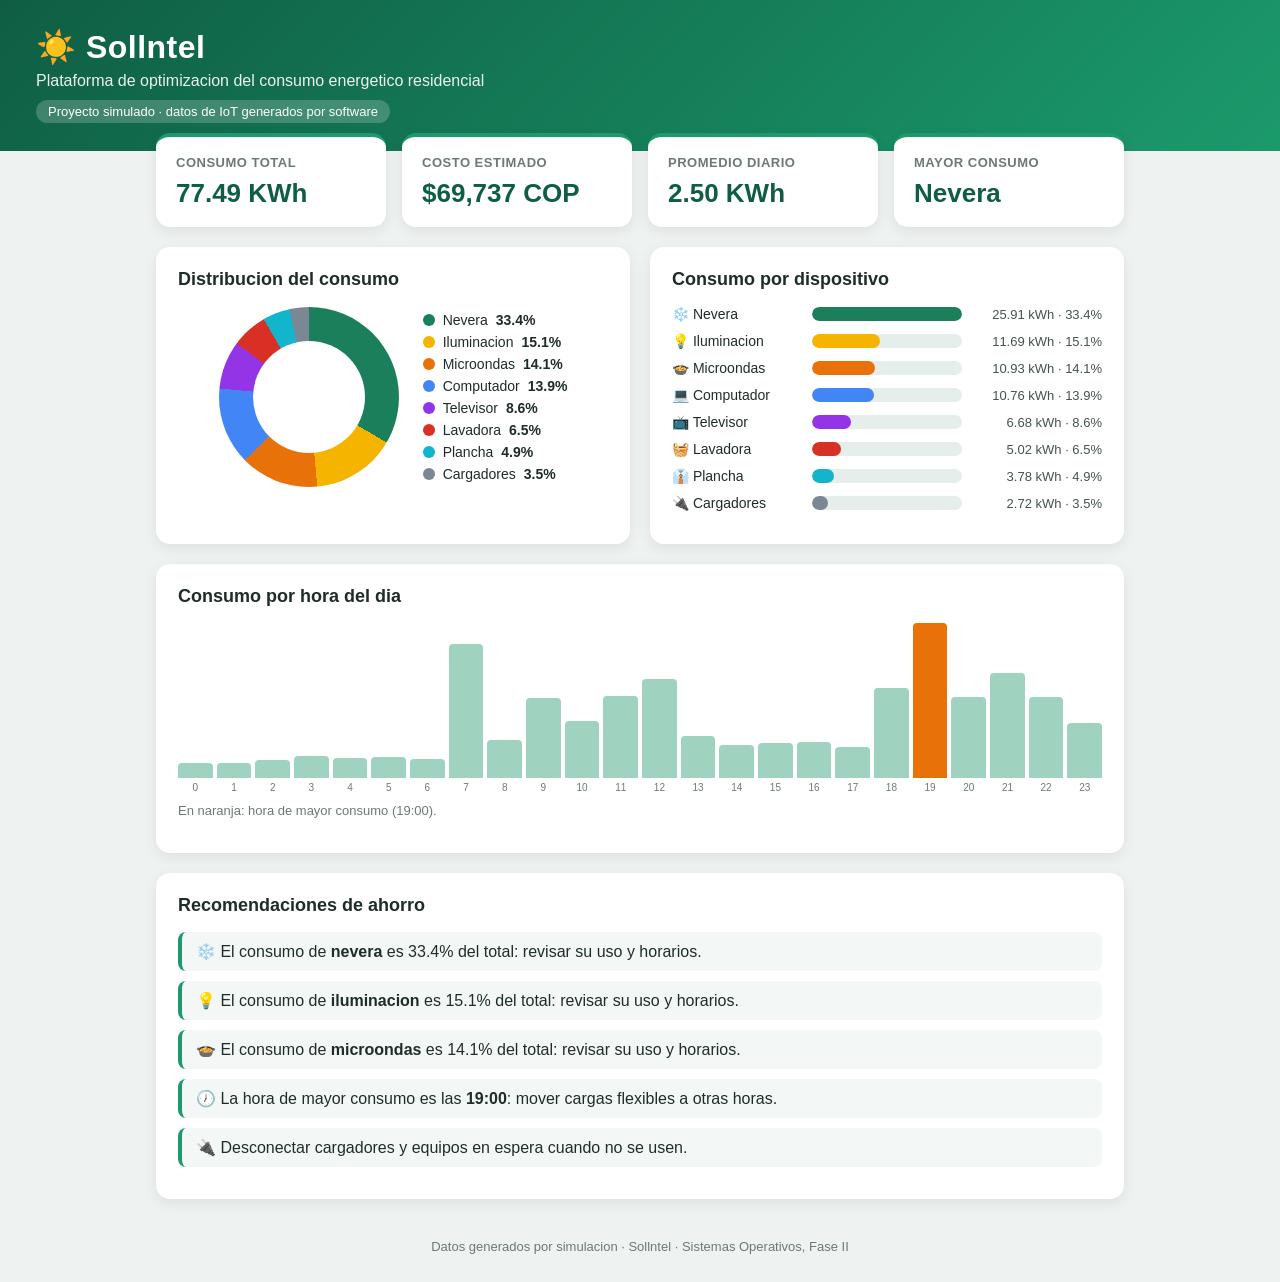
<file: web/index.html>
<!DOCTYPE html>
<html lang="es">
<head>
<meta charset="UTF-8">
<meta name="viewport" content="width=device-width, initial-scale=1">
<title>Sollntel - Dashboard de consumo (simulado)</title>
<style>
  * { box-sizing: border-box; }
  body { font-family: 'Segoe UI', Arial, sans-serif; background: #eef3f1; margin: 0; color: #1f2d2a; }
  header { background: linear-gradient(135deg, #0f5e44, #1b9a6c); color: #fff; padding: 28px 36px; }
  header h1 { margin: 0; font-size: 32px; letter-spacing: .5px; }
  header p { margin: 6px 0 0; opacity: .92; }
  .badge { display: inline-block; margin-top: 10px; background: rgba(255,255,255,.2); padding: 4px 12px; border-radius: 20px; font-size: 13px; }
  main { max-width: 1000px; margin: -18px auto 30px; padding: 0 16px; }
  .kpis { display: grid; grid-template-columns: repeat(auto-fit, minmax(200px, 1fr)); gap: 16px; margin-bottom: 20px; }
  .kpi { background: #fff; border-radius: 14px; padding: 18px 20px; box-shadow: 0 4px 14px rgba(0,0,0,.08); border-top: 4px solid #1b9a6c; }
  .kpi h3 { margin: 0; font-size: 13px; color: #6b7a76; font-weight: 600; text-transform: uppercase; letter-spacing: .5px; }
  .kpi p { margin: 8px 0 0; font-size: 26px; font-weight: 700; color: #0f5e44; text-transform: capitalize; }
  .panel { background: #fff; border-radius: 14px; padding: 22px; box-shadow: 0 4px 14px rgba(0,0,0,.08); margin-bottom: 20px; }
  .panel h2 { margin: 0 0 16px; font-size: 18px; }
  .dos { display: flex; gap: 20px; flex-wrap: wrap; }
  .dos .panel { flex: 1; min-width: 300px; margin-bottom: 0; }
  .donut-box { display: flex; align-items: center; gap: 24px; flex-wrap: wrap; justify-content: center; }
  .donut { width: 180px; height: 180px; border-radius: 50%; position: relative; }
  .donut::after { content: ""; position: absolute; inset: 34px; background: #fff; border-radius: 50%; }
  .leyenda { list-style: none; padding: 0; margin: 0; font-size: 14px; }
  .leyenda li { margin: 6px 0; display: flex; align-items: center; gap: 8px; text-transform: capitalize; }
  .punto { width: 12px; height: 12px; border-radius: 50%; display: inline-block; }
  .fila { display: flex; align-items: center; gap: 10px; margin: 11px 0; }
  .nombre { width: 130px; text-transform: capitalize; font-size: 14px; }
  .barra { flex: 1; background: #e6eeeb; border-radius: 8px; height: 14px; overflow: hidden; }
  .barra div { height: 100%; border-radius: 8px; }
  .valor { width: 130px; text-align: right; font-size: 13px; color: #44534f; }
  .horas { display: flex; align-items: flex-end; gap: 4px; height: 170px; }
  .col { flex: 1; display: flex; flex-direction: column; align-items: center; justify-content: flex-end; height: 100%; }
  .b { width: 100%; background: #9fd3bf; border-radius: 4px 4px 0 0; min-height: 2px; }
  .b.pico { background: #e8710a; }
  .col span { font-size: 10px; color: #6b7a76; margin-top: 4px; }
  .nota { font-size: 13px; color: #6b7a76; margin-top: 10px; }
  .recs { list-style: none; padding: 0; margin: 0; }
  .recs li { background: #f3f8f6; border-left: 4px solid #1b9a6c; border-radius: 8px; padding: 10px 14px; margin: 10px 0; }
  footer { text-align: center; color: #6b7a76; font-size: 13px; padding: 10px 16px 28px; }
</style>
</head>
<body>
<header>
  <h1>☀️ Sollntel</h1>
  <p>Plataforma de optimizacion del consumo energetico residencial</p>
  <span class="badge">Proyecto simulado · datos de IoT generados por software</span>
</header>
<main>
  <div class="kpis">
    <div class="kpi"><h3>Consumo total</h3><p>77.49 kWh</p></div>
    <div class="kpi"><h3>Costo estimado</h3><p>$69,737 COP</p></div>
    <div class="kpi"><h3>Promedio diario</h3><p>2.50 kWh</p></div>
    <div class="kpi"><h3>Mayor consumo</h3><p>nevera</p></div>
  </div>

  <div class="dos">
    <div class="panel">
      <h2>Distribucion del consumo</h2>
      <div class="donut-box">
        <div class="donut" style="background:conic-gradient(#1b7f5c 0.00% 33.44%, #f4b400 33.44% 48.53%, #e8710a 48.53% 62.63%, #4285f4 62.63% 76.52%, #9334e6 76.52% 85.14%, #d93025 85.14% 91.61%, #12b5cb 91.61% 96.49%, #7b8794 96.49% 100.00%)"></div>
        <ul class="leyenda"><li><span class="punto" style="background:#1b7f5c"></span>nevera <b>33.4%</b></li><li><span class="punto" style="background:#f4b400"></span>iluminacion <b>15.1%</b></li><li><span class="punto" style="background:#e8710a"></span>microondas <b>14.1%</b></li><li><span class="punto" style="background:#4285f4"></span>computador <b>13.9%</b></li><li><span class="punto" style="background:#9334e6"></span>televisor <b>8.6%</b></li><li><span class="punto" style="background:#d93025"></span>lavadora <b>6.5%</b></li><li><span class="punto" style="background:#12b5cb"></span>plancha <b>4.9%</b></li><li><span class="punto" style="background:#7b8794"></span>cargadores <b>3.5%</b></li></ul>
      </div>
    </div>
    <div class="panel">
      <h2>Consumo por dispositivo</h2>
      <div class="fila"><span class="nombre">❄️ nevera</span><div class="barra"><div style="width:100.0%;background:#1b7f5c"></div></div><span class="valor">25.91 kWh · 33.4%</span></div>
<div class="fila"><span class="nombre">💡 iluminacion</span><div class="barra"><div style="width:45.1%;background:#f4b400"></div></div><span class="valor">11.69 kWh · 15.1%</span></div>
<div class="fila"><span class="nombre">🍲 microondas</span><div class="barra"><div style="width:42.2%;background:#e8710a"></div></div><span class="valor">10.93 kWh · 14.1%</span></div>
<div class="fila"><span class="nombre">💻 computador</span><div class="barra"><div style="width:41.5%;background:#4285f4"></div></div><span class="valor">10.76 kWh · 13.9%</span></div>
<div class="fila"><span class="nombre">📺 televisor</span><div class="barra"><div style="width:25.8%;background:#9334e6"></div></div><span class="valor">6.68 kWh · 8.6%</span></div>
<div class="fila"><span class="nombre">🧺 lavadora</span><div class="barra"><div style="width:19.4%;background:#d93025"></div></div><span class="valor">5.02 kWh · 6.5%</span></div>
<div class="fila"><span class="nombre">👔 plancha</span><div class="barra"><div style="width:14.6%;background:#12b5cb"></div></div><span class="valor">3.78 kWh · 4.9%</span></div>
<div class="fila"><span class="nombre">🔌 cargadores</span><div class="barra"><div style="width:10.5%;background:#7b8794"></div></div><span class="valor">2.72 kWh · 3.5%</span></div>

    </div>
  </div>

  <div class="panel" style="margin-top:20px">
    <h2>Consumo por hora del dia</h2>
    <div class="horas"><div class="col"><div class="b" style="height:8.9%" title="00:00 - 0.85 kWh"></div><span>0</span></div><div class="col"><div class="b" style="height:9.0%" title="01:00 - 0.86 kWh"></div><span>1</span></div><div class="col"><div class="b" style="height:10.8%" title="02:00 - 1.04 kWh"></div><span>2</span></div><div class="col"><div class="b" style="height:13.0%" title="03:00 - 1.25 kWh"></div><span>3</span></div><div class="col"><div class="b" style="height:11.9%" title="04:00 - 1.14 kWh"></div><span>4</span></div><div class="col"><div class="b" style="height:12.3%" title="05:00 - 1.18 kWh"></div><span>5</span></div><div class="col"><div class="b" style="height:11.1%" title="06:00 - 1.06 kWh"></div><span>6</span></div><div class="col"><div class="b" style="height:79.1%" title="07:00 - 7.56 kWh"></div><span>7</span></div><div class="col"><div class="b" style="height:22.2%" title="08:00 - 2.12 kWh"></div><span>8</span></div><div class="col"><div class="b" style="height:46.9%" title="09:00 - 4.48 kWh"></div><span>9</span></div><div class="col"><div class="b" style="height:33.8%" title="10:00 - 3.23 kWh"></div><span>10</span></div><div class="col"><div class="b" style="height:48.1%" title="11:00 - 4.60 kWh"></div><span>11</span></div><div class="col"><div class="b" style="height:58.1%" title="12:00 - 5.55 kWh"></div><span>12</span></div><div class="col"><div class="b" style="height:24.7%" title="13:00 - 2.36 kWh"></div><span>13</span></div><div class="col"><div class="b" style="height:19.3%" title="14:00 - 1.84 kWh"></div><span>14</span></div><div class="col"><div class="b" style="height:20.4%" title="15:00 - 1.95 kWh"></div><span>15</span></div><div class="col"><div class="b" style="height:21.1%" title="16:00 - 2.02 kWh"></div><span>16</span></div><div class="col"><div class="b" style="height:18.1%" title="17:00 - 1.73 kWh"></div><span>17</span></div><div class="col"><div class="b" style="height:52.8%" title="18:00 - 5.04 kWh"></div><span>18</span></div><div class="col"><div class="b pico" style="height:100.0%" title="19:00 - 9.56 kWh"></div><span>19</span></div><div class="col"><div class="b" style="height:47.6%" title="20:00 - 4.54 kWh"></div><span>20</span></div><div class="col"><div class="b" style="height:61.6%" title="21:00 - 5.89 kWh"></div><span>21</span></div><div class="col"><div class="b" style="height:47.9%" title="22:00 - 4.58 kWh"></div><span>22</span></div><div class="col"><div class="b" style="height:32.2%" title="23:00 - 3.08 kWh"></div><span>23</span></div></div>
    <p class="nota">En naranja: hora de mayor consumo (19:00).</p>
  </div>

  <div class="panel">
    <h2>Recomendaciones de ahorro</h2>
    <ul class="recs"><li>❄️ El consumo de <b>nevera</b> es 33.4% del total: revisar su uso y horarios.</li><li>💡 El consumo de <b>iluminacion</b> es 15.1% del total: revisar su uso y horarios.</li><li>🍲 El consumo de <b>microondas</b> es 14.1% del total: revisar su uso y horarios.</li><li>🕖 La hora de mayor consumo es las <b>19:00</b>: mover cargas flexibles a otras horas.</li><li>🔌 Desconectar cargadores y equipos en espera cuando no se usen.</li></ul>
  </div>
</main>
<footer>Datos generados por simulacion · Sollntel · Sistemas Operativos, Fase II</footer>
</body>
</html>
</file>
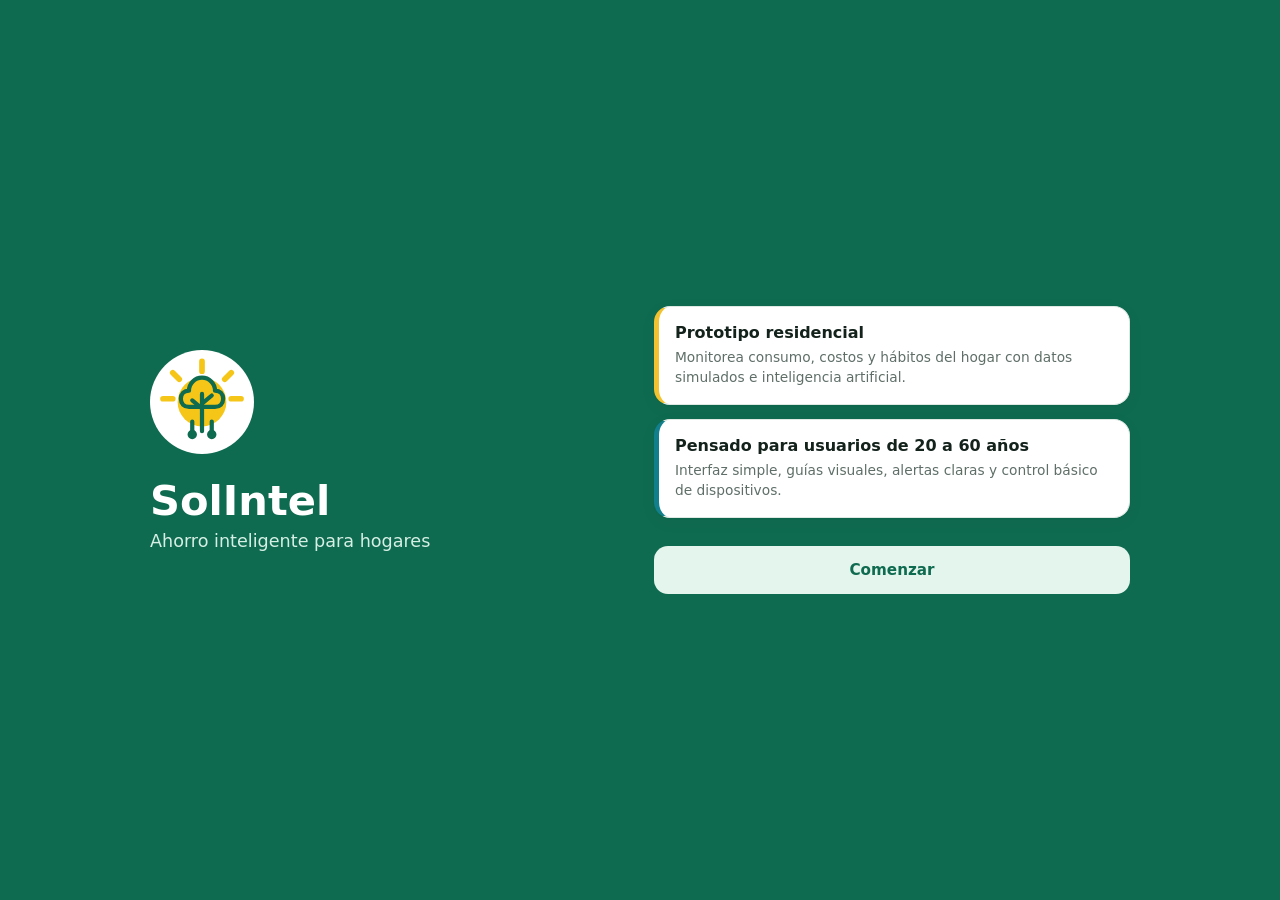
<file: src/frontend/index.html>
<!DOCTYPE html>
<html lang="es">
<head>
  <meta charset="utf-8">
  <meta name="viewport" content="width=device-width, initial-scale=1">
  <title>SolIntel · Ahorro inteligente para hogares</title>
  <meta name="description" content="Plataforma web para monitorear y reducir el consumo de energía residencial con datos simulados e IA.">
  <link rel="icon" href="logo.svg" type="image/svg+xml">
  <link rel="stylesheet" href="styles.css">
</head>
<body>
  <div id="app" aria-live="polite"></div>
  <div id="toast" role="status"></div>
  <script src="app.js"></script>
</body>
</html>
</file>
<file: src/frontend/styles.css>
/* SolIntel - estilos basados en el diseño de Figma (paleta verde, tarjetas blancas, acentos de estado) */
:root {
  --verde-oscuro: #0f6b50; --verde: #22a876; --verde-claro: #e3f5ec; --menta: #f1f8f4;
  --texto: #14221c; --suave: #5f6f68; --borde: #dfe9e4; --blanco: #fff;
  --naranja: #f08c2b; --azul: #2f6fe4; --azul-claro: #e8efff; --teal: #12808c; --teal-claro: #e2f4f6;
  --rojo: #e5484d; --rojo-claro: #fde8e9; --amarillo: #f2c230; --amarillo-claro: #fff4cf; --marino: #0e2a47;
  --radio: 16px; --sombra: 0 1px 2px rgba(15, 60, 40, .06), 0 4px 16px rgba(15, 60, 40, .05);
  font-family: Inter, "Segoe UI", system-ui, -apple-system, Roboto, sans-serif;
  color: var(--texto); background: var(--menta);
}
* { box-sizing: border-box; }
body { margin: 0; min-height: 100vh; }
button, input, select { font: inherit; }
a { color: inherit; }
h1, h2, h3 { margin: 0; }
.oculto { display: none !important; }

/* ---------- layout ---------- */
.shell { display: flex; min-height: 100vh; }
.lateral { display: none; }
.principal { flex: 1; min-width: 0; padding-bottom: 96px; }
.cabecera { background: var(--verde-claro); padding: 20px 20px 18px; display: flex; align-items: center; gap: 12px; }
.cabecera .titulos { flex: 1; min-width: 0; }
.cabecera h1 { font-size: 1.45rem; }
.cabecera p { margin: 2px 0 0; color: var(--suave); font-size: .85rem; }
.btn-atras, .avatar { width: 40px; height: 40px; border-radius: 12px; border: 1px solid var(--borde); background: var(--blanco);
  display: grid; place-items: center; font-weight: 700; cursor: pointer; text-decoration: none; flex-shrink: 0; }
.avatar { border-radius: 50%; color: var(--verde-oscuro); font-size: .8rem; }
.contenido { padding: 18px; max-width: 1180px; margin: 0 auto; display: grid; gap: 16px; }
.aviso-sim { background: var(--amarillo-claro); color: #7a5b00; font-size: .78rem; text-align: center; padding: 6px 12px; }

.nav-inferior { position: fixed; left: 12px; right: 12px; bottom: 12px; background: var(--blanco); border: 1px solid var(--borde);
  border-radius: 18px; display: flex; justify-content: space-around; padding: 6px; box-shadow: var(--sombra); z-index: 5; }
.nav-inferior a { flex: 1; text-align: center; padding: 10px 4px; border-radius: 12px; font-size: .74rem; font-weight: 600;
  color: var(--suave); text-decoration: none; }
.nav-inferior a.activo { background: var(--verde-claro); color: var(--verde-oscuro); }

@media (min-width: 920px) {
  .lateral { display: flex; flex-direction: column; width: 240px; background: var(--verde-oscuro); color: #fff; padding: 22px 14px;
    position: sticky; top: 0; height: 100vh; }
  .lateral .marca { display: flex; align-items: center; gap: 10px; font-weight: 800; font-size: 1.25rem; padding: 0 8px 22px; }
  .lateral .marca img { width: 38px; }
  .lateral a { color: #d5efe4; text-decoration: none; padding: 11px 12px; border-radius: 12px; font-weight: 500; font-size: .92rem; }
  .lateral a:hover { background: rgba(255,255,255,.08); }
  .lateral a.activo { background: rgba(255,255,255,.16); color: #fff; font-weight: 700; }
  .lateral .pie { margin-top: auto; font-size: .75rem; color: #a9d6c4; padding: 8px; }
  .nav-inferior { display: none; }
  .principal { padding-bottom: 24px; }
  .cabecera { padding: 26px 32px; }
  .contenido { padding: 24px 32px; }
}

/* ---------- componentes ---------- */
.tarjeta { background: var(--blanco); border: 1px solid var(--borde); border-radius: var(--radio); padding: 16px; box-shadow: var(--sombra); }
.tarjeta h3 { font-size: 1rem; margin-bottom: 6px; }
.tarjeta p { margin: 0; color: var(--suave); font-size: .86rem; line-height: 1.45; }
.barra-izq { border-left: 5px solid var(--c, var(--verde)); }
.grid-2 { display: grid; grid-template-columns: repeat(2, minmax(0, 1fr)); gap: 12px; }
.grid-4 { display: grid; grid-template-columns: repeat(2, minmax(0, 1fr)); gap: 12px; }
.dos-col { display: grid; gap: 16px; }
@media (min-width: 920px) {
  .grid-4 { grid-template-columns: repeat(4, minmax(0, 1fr)); }
  .grid-disp { grid-template-columns: repeat(4, minmax(0, 1fr)) !important; }
  .dos-col { grid-template-columns: 1.6fr 1fr; align-items: start; }
}
.kpi .etq { display: flex; align-items: center; gap: 8px; color: var(--suave); font-size: .8rem; }
.kpi .punto { width: 16px; height: 16px; border-radius: 50%; background: var(--c); opacity: .3; }
.kpi .valor { font-size: 1.6rem; font-weight: 800; margin: 8px 0 2px; color: var(--c); }
.kpi small { color: var(--suave); font-size: .74rem; }

.btn { display: block; width: 100%; border: 0; border-radius: 14px; padding: 15px; font-weight: 700; cursor: pointer;
  background: var(--verde); color: #fff; text-align: center; text-decoration: none; font-size: .95rem; }
.btn:hover { filter: brightness(.96); }
.btn.sec { background: var(--blanco); color: var(--verde-oscuro); border: 1px solid var(--borde); }
.btn.oscuro { background: var(--marino); }
.btn.peq { display: inline-block; width: auto; padding: 9px 16px; font-size: .82rem; border-radius: 12px; }
.btn.claro { background: var(--verde-claro); color: var(--verde-oscuro); }
.btn[disabled] { opacity: .6; cursor: wait; }
.acciones { display: grid; gap: 10px; }
@media (min-width: 920px) { .acciones { grid-template-columns: repeat(auto-fit, minmax(220px, 280px)); } }

.tabs { display: flex; gap: 8px; flex-wrap: wrap; }
.tab { border: 0; background: var(--blanco); border-radius: 999px; padding: 8px 18px; font-weight: 600; font-size: .85rem;
  color: var(--suave); cursor: pointer; }
.tab.activo { background: var(--verde); color: #fff; }
.tabs.azul .tab.activo { background: var(--verde); }

.chip { border: 0; border-radius: 999px; padding: 8px 14px; font-size: .8rem; font-weight: 600; cursor: pointer;
  background: var(--bg); color: var(--c); outline: 2px solid transparent; }
.chip.sel { outline-color: var(--c); }
.chips { display: flex; flex-wrap: wrap; gap: 8px; }

.seccion-tit { display: flex; align-items: center; justify-content: space-between; gap: 8px; }
.seccion-tit h2 { font-size: 1.05rem; }

.grafica { width: 100%; height: auto; display: block; }
.grafica text { font-size: 11px; fill: var(--suave); }

.alerta { border-radius: var(--radio); padding: 14px 16px; border-left: 5px solid var(--c); background: var(--bg); }
.alerta h3 { font-size: .95rem; margin-bottom: 4px; }
.alerta p { margin: 0; font-size: .84rem; color: #3d4a44; }

.campo { display: grid; gap: 6px; }
.campo label { font-size: .82rem; font-weight: 600; color: var(--suave); }
.campo input, .campo select { width: 100%; border: 1px solid var(--borde); border-radius: 14px; padding: 14px 16px; background: #fff; }
.campo input:focus, .campo select:focus { outline: 2px solid var(--verde); border-color: transparent; }
.error { color: var(--rojo); font-size: .85rem; min-height: 1.2em; }

/* switch de dispositivos */
.switch { position: relative; width: 52px; height: 30px; border: 0; border-radius: 999px; background: #d9e1dd; cursor: pointer; flex-shrink: 0; }
.switch::after { content: ""; position: absolute; top: 4px; left: 4px; width: 22px; height: 22px; border-radius: 50%; background: #fff;
  transition: transform .2s; box-shadow: 0 1px 3px rgba(0,0,0,.2); }
.switch.on { background: var(--verde); }
.switch.on::after { transform: translateX(22px); }
.disp .fila { display: flex; align-items: center; justify-content: space-between; margin-top: 12px; gap: 6px; }
.estado { font-size: .78rem; font-weight: 700; }
.mini { border: 0; background: none; color: var(--teal); font-size: .74rem; cursor: pointer; padding: 0; text-decoration: underline; }

.progreso { height: 10px; background: rgba(255,255,255,.85); border-radius: 999px; overflow: hidden; }
.progreso > div { height: 100%; background: var(--amarillo); border-radius: 999px; }
.destacado { background: var(--verde-oscuro); color: #fff; border-radius: 20px; padding: 20px; }
.destacado p { color: #cdeadf; margin: 0; font-size: .85rem; }
.destacado .grande { font-size: 1.9rem; font-weight: 800; margin: 6px 0 12px; }

.habito { display: flex; align-items: center; gap: 12px; padding: 10px 0; cursor: pointer; font-size: .92rem; }
.habito input { appearance: none; width: 24px; height: 24px; border: 1.5px solid var(--borde); border-radius: 50%; margin: 0; cursor: pointer;
  display: grid; place-items: center; flex-shrink: 0; background: #fff; }
.habito input:checked { background: var(--verde); border-color: var(--verde); }
.habito input:checked::after { content: "ok"; color: #fff; font-size: .55rem; font-weight: 800; }
.habito small { color: var(--suave); margin-left: auto; white-space: nowrap; }

.lista-disp { display: grid; gap: 10px; }
.lista-disp .fila { display: grid; grid-template-columns: 100px 1fr 70px; align-items: center; gap: 10px; font-size: .84rem; }
.lista-disp .barra { height: 8px; background: var(--verde-claro); border-radius: 999px; overflow: hidden; }
.lista-disp .barra > div { height: 100%; background: var(--c, var(--verde)); }
.lista-disp .num { text-align: right; color: var(--suave); }

.tabla { width: 100%; border-collapse: collapse; font-size: .84rem; }
.tabla td { padding: 8px 4px; border-bottom: 1px solid var(--borde); }
.tabla td:last-child { text-align: right; font-weight: 600; }

.en-vivo { display: inline-flex; align-items: center; gap: 6px; font-size: .75rem; color: var(--verde-oscuro); font-weight: 700; }
.en-vivo::before { content: ""; width: 8px; height: 8px; border-radius: 50%; background: var(--verde); animation: latido 1.6s infinite; }
@keyframes latido { 50% { opacity: .25; } }

/* ---------- inicio y acceso ---------- */
.inicio { min-height: 100vh; background: var(--verde-oscuro); color: #fff; display: grid; place-items: center; padding: 28px 20px; }
.inicio .caja { width: 100%; max-width: 980px; display: grid; gap: 28px; align-items: center; }
.inicio .hero { text-align: center; }
.inicio .hero img { width: 104px; background: #fff; border-radius: 50%; }
.inicio h1 { font-size: 2.6rem; margin-top: 18px; }
.inicio .hero p { color: #d6efe5; font-size: 1.1rem; margin: 6px 0 0; }
.inicio .tarjeta p { color: var(--suave); }
.inicio .tarjeta { color: var(--texto); }
@media (min-width: 920px) { .inicio .caja { grid-template-columns: 1fr 1fr; } .inicio .hero { text-align: left; } }

.acceso { min-height: 100vh; display: grid; }
.acceso .panel { padding: 28px 22px; max-width: 460px; width: 100%; margin: 0 auto; display: grid; gap: 14px; align-content: start; }
.acceso .marca-txt { color: var(--verde-oscuro); font-size: 2rem; font-weight: 800; text-align: center; }
.acceso .lado { display: none; }
@media (min-width: 920px) {
  .acceso { grid-template-columns: 1fr 1fr; }
  .acceso .lado { display: grid; place-items: center; background: var(--verde-oscuro); color: #fff; padding: 40px; text-align: center; }
  .acceso .lado img { width: 120px; background: #fff; border-radius: 50%; }
  .acceso .panel { align-content: center; }
}

#toast { position: fixed; left: 50%; bottom: 100px; transform: translateX(-50%); background: var(--marino); color: #fff; padding: 12px 18px;
  border-radius: 12px; font-size: .88rem; opacity: 0; pointer-events: none; transition: opacity .25s; z-index: 10; max-width: 90vw; }
#toast.ver { opacity: 1; }
.cargando { padding: 60px; text-align: center; color: var(--suave); }
.sistema dl { display: grid; grid-template-columns: auto 1fr; gap: 6px 14px; margin: 0; font-size: .84rem; }
.sistema dt { color: var(--suave); }
.sistema dd { margin: 0; font-weight: 600; word-break: break-word; }

@media print {
  .lateral, .nav-inferior, .acciones, .tabs, .btn-atras, .avatar { display: none !important; }
  body, .principal { background: #fff; }
}
</file>
